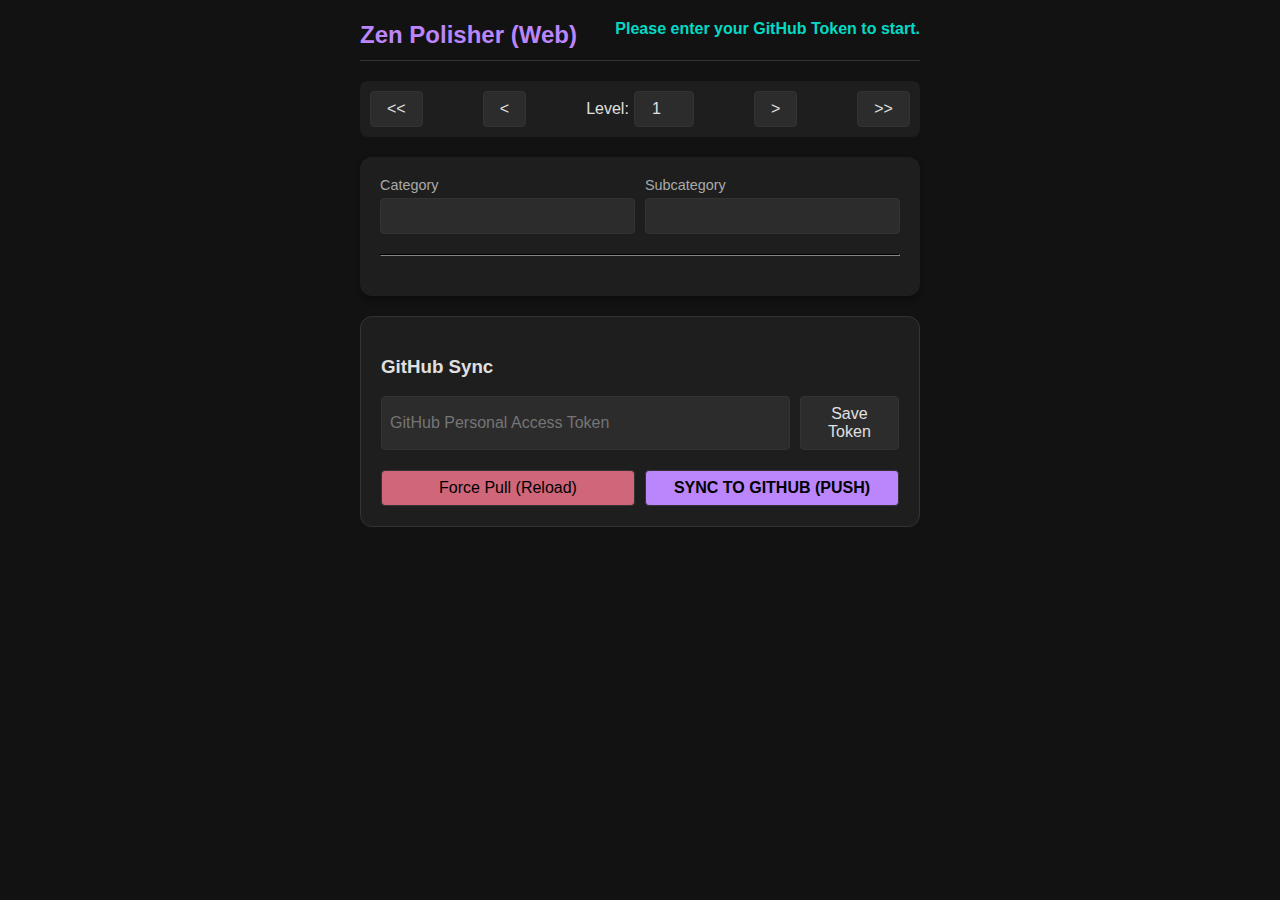
<file: index.html>
<!DOCTYPE html>
<html lang="en">
<head>
    <meta charset="UTF-8">
    <meta name="viewport" content="width=device-width, initial-scale=1.0">
    <title>Zen Level Polisher</title>
    <link rel="stylesheet" href="style.css">
</head>
<body>
    <div id="loading" style="display:none; position:fixed; top:0; left:0; width:100%; height:100%; background:rgba(0,0,0,0.8); z-index:999; justify-content:center; align-items:center; color:white; font-size:2rem;">
        Loading...
    </div>

    <div id="app">
        <header>
            <h1>Zen Polisher (Web)</h1>
            <div id="status-bar">Ready</div>
        </header>

        <!-- Navigation -->
        <div class="controls">
            <button onclick="navLevel(-10)">&lt;&lt;</button>
            <button onclick="navLevel(-1)">&lt;</button>
            
            <div style="display:flex; align-items:center; gap:5px;">
                <span>Level:</span>
                <input type="number" id="level-id" value="1" style="width:60px; text-align:center;">
            </div>

            <button onclick="navLevel(1)">&gt;</button>
            <button onclick="navLevel(10)">&gt;&gt;</button>
        </div>

        <!-- Editor -->
        <div class="level-container">
            <div class="field-group row">
                <div style="flex:1">
                    <label>Category</label>
                    <input type="text" id="category" onchange="saveMeta()">
                </div>
                <div style="flex:1">
                    <label>Subcategory</label>
                    <input type="text" id="subcategory" onchange="saveMeta()">
                </div>
            </div>

            <hr style="border-color:#333; margin: 20px 0;">

            <div id="words-container">
                <!-- Word Cards Injected Here -->
            </div>
        </div>

        <!-- Sync -->
        <div class="sync-section">
            <h3>GitHub Sync</h3>
            <div class="sync-controls">
                <div class="row">
                    <input type="password" id="github-token" placeholder="GitHub Personal Access Token">
                    <button onclick="saveToken()">Save Token</button>
                </div>
                <div class="row" style="margin-top:10px;">
                    <button class="danger" onclick="forcePull()" style="flex:1">Force Pull (Reload)</button>
                    <button class="primary" onclick="pushToGithub()" style="flex:1">SYNC TO GITHUB (PUSH)</button>
                </div>
            </div>
        </div>
    </div>

    <script src="app.js"></script>
</body>
</html>
</file>
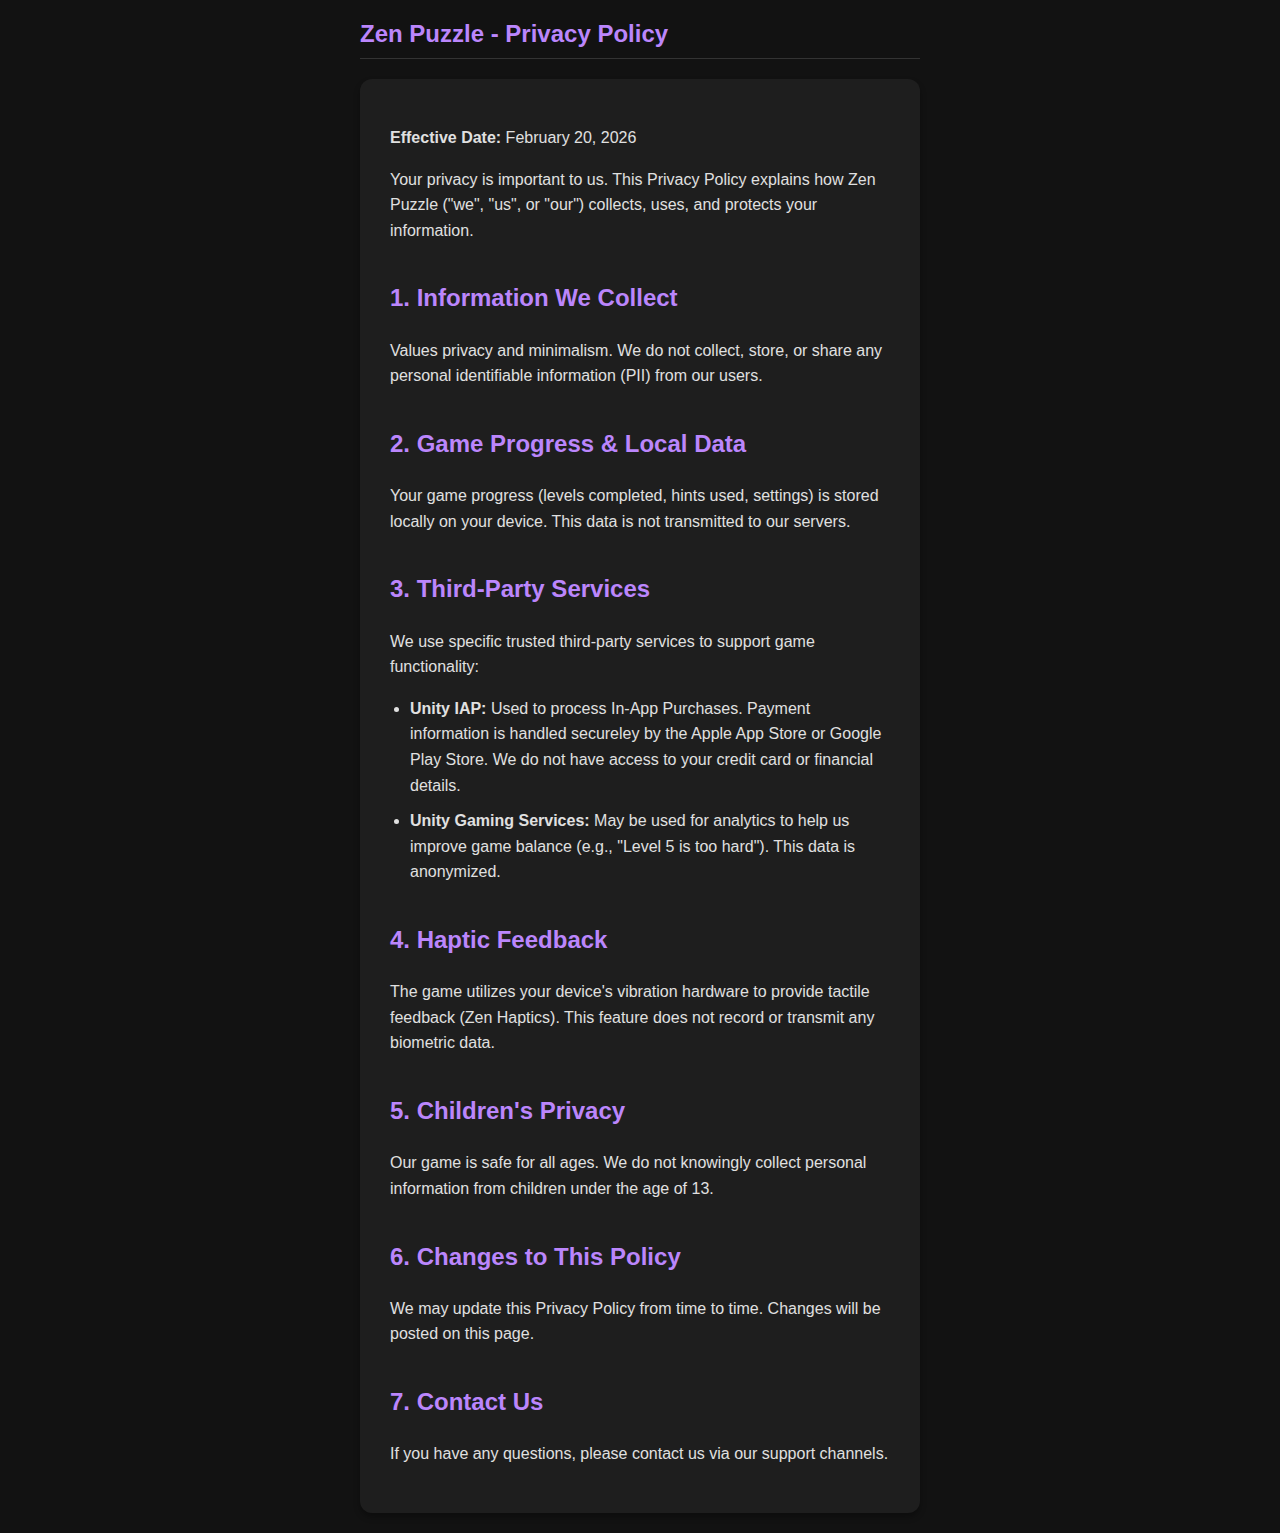
<file: privacy/index.html>
<!DOCTYPE html>
<html lang="en">

<head>
    <meta charset="UTF-8">
    <meta name="viewport" content="width=device-width, initial-scale=1.0">
    <title>Privacy Policy - Zen</title>
    <link rel="stylesheet" href="../style.css">
    <style>
        .legal-content {
            background: var(--card-bg);
            padding: 30px;
            border-radius: 12px;
            margin-top: 20px;
            box-shadow: 0 4px 6px rgba(0, 0, 0, 0.3);
            line-height: 1.6;
        }

        h2 {
            color: var(--accent-color);
            margin-top: 1.5em;
        }

        ul {
            padding-left: 20px;
        }

        li {
            margin-bottom: 10px;
        }

        a {
            color: var(--secondary-color);
            text-decoration: none;
        }
    </style>
</head>

<body>
    <div id="app">
        <header>
            <h1>Zen Puzzle - Privacy Policy</h1>
        </header>

        <div class="legal-content">
            <p><strong>Effective Date:</strong> February 20, 2026</p>

            <p>Your privacy is important to us. This Privacy Policy explains how Zen Puzzle ("we", "us", or "our")
                collects, uses, and protects your information.</p>

            <h2>1. Information We Collect</h2>
            <p>Values privacy and minimalism. We do not collect, store, or share any personal identifiable information
                (PII) from our users.</p>

            <h2>2. Game Progress & Local Data</h2>
            <p>Your game progress (levels completed, hints used, settings) is stored locally on your device. This data
                is not transmitted to our servers.</p>

            <h2>3. Third-Party Services</h2>
            <p>We use specific trusted third-party services to support game functionality:</p>
            <ul>
                <li><strong>Unity IAP:</strong> Used to process In-App Purchases. Payment information is handled
                    secureley by the Apple App Store or Google Play Store. We do not have access to your credit card or
                    financial details.</li>
                <li><strong>Unity Gaming Services:</strong> May be used for analytics to help us improve game balance
                    (e.g., "Level 5 is too hard"). This data is anonymized.</li>
            </ul>

            <h2>4. Haptic Feedback</h2>
            <p>The game utilizes your device's vibration hardware to provide tactile feedback (Zen Haptics). This
                feature does not record or transmit any biometric data.</p>

            <h2>5. Children's Privacy</h2>
            <p>Our game is safe for all ages. We do not knowingly collect personal information from children under the
                age of 13.</p>

            <h2>6. Changes to This Policy</h2>
            <p>We may update this Privacy Policy from time to time. Changes will be posted on this page.</p>

            <h2>7. Contact Us</h2>
            <p>If you have any questions, please contact us via our support channels.</p>
        </div>
    </div>
</body>

</html>
</file>
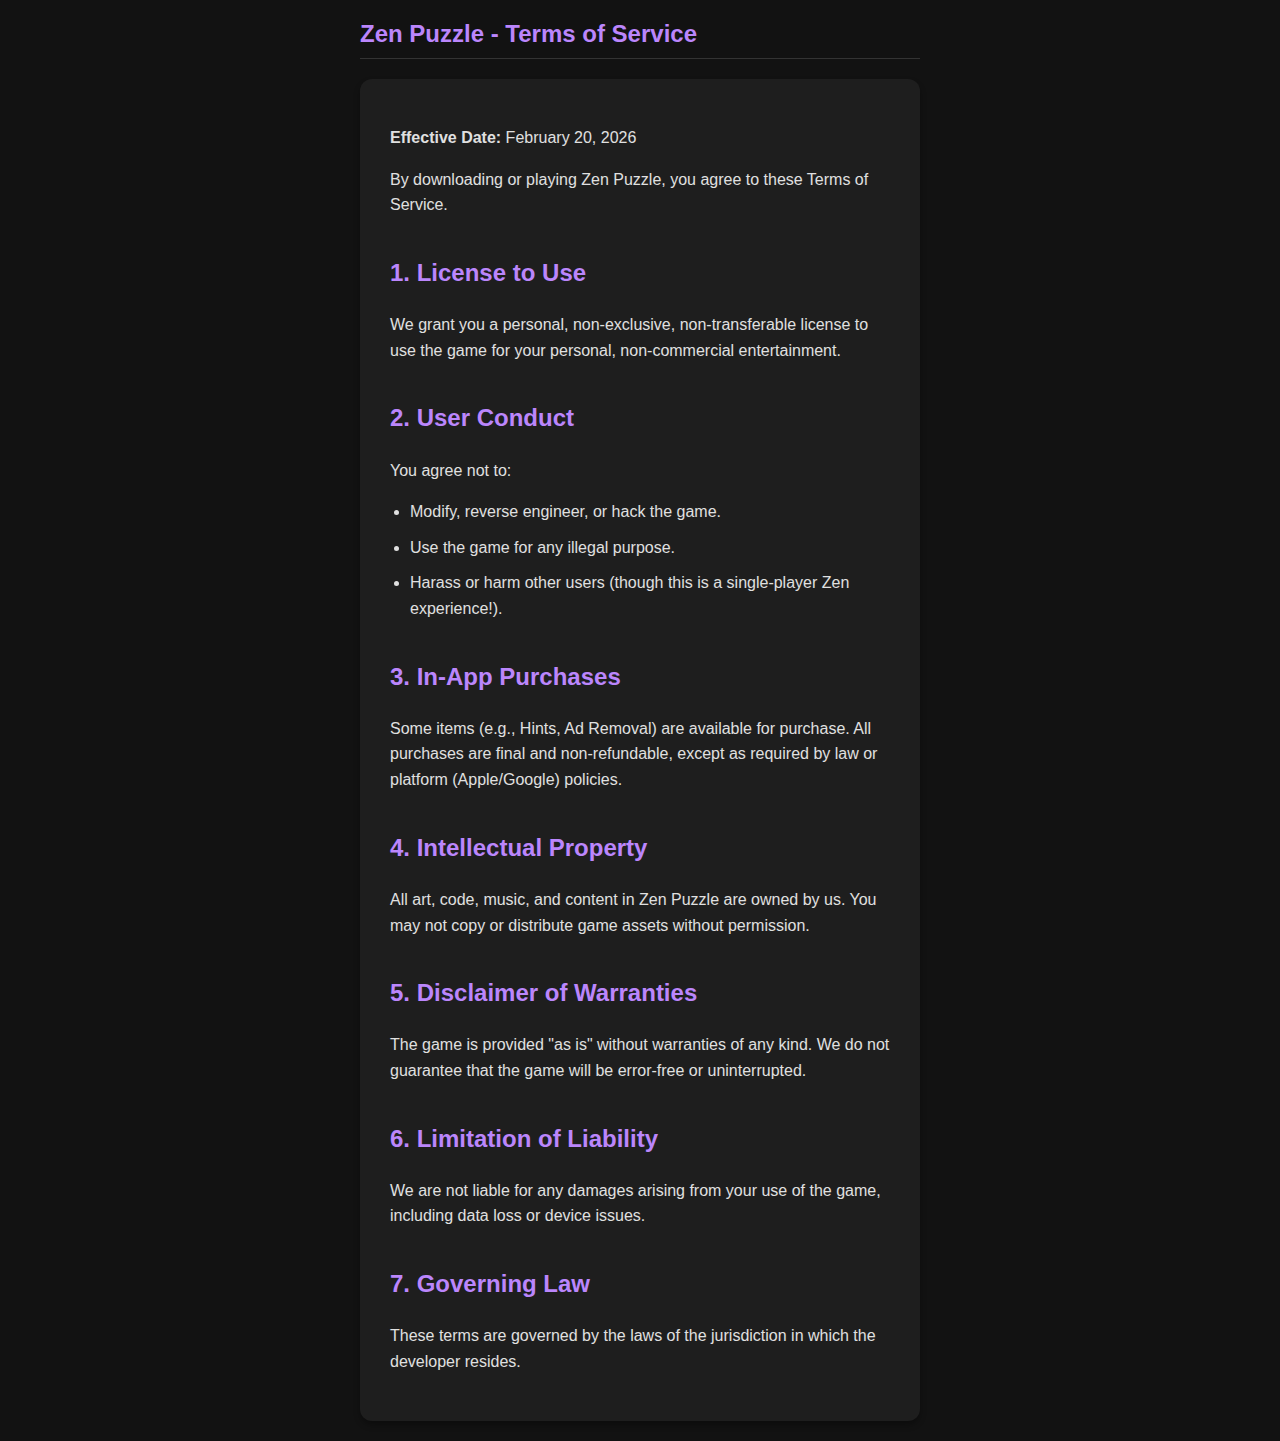
<file: terms/index.html>
<!DOCTYPE html>
<html lang="en">

<head>
    <meta charset="UTF-8">
    <meta name="viewport" content="width=device-width, initial-scale=1.0">
    <title>Terms of Service - Zen</title>
    <link rel="stylesheet" href="../style.css">
    <style>
        .legal-content {
            background: var(--card-bg);
            padding: 30px;
            border-radius: 12px;
            margin-top: 20px;
            box-shadow: 0 4px 6px rgba(0, 0, 0, 0.3);
            line-height: 1.6;
        }

        h2 {
            color: var(--accent-color);
            margin-top: 1.5em;
        }

        ul {
            padding-left: 20px;
        }

        li {
            margin-bottom: 10px;
        }
    </style>
</head>

<body>
    <div id="app">
        <header>
            <h1>Zen Puzzle - Terms of Service</h1>
        </header>

        <div class="legal-content">
            <p><strong>Effective Date:</strong> February 20, 2026</p>

            <p>By downloading or playing Zen Puzzle, you agree to these Terms of Service.</p>

            <h2>1. License to Use</h2>
            <p>We grant you a personal, non-exclusive, non-transferable license to use the game for your personal,
                non-commercial entertainment.</p>

            <h2>2. User Conduct</h2>
            <p>You agree not to:</p>
            <ul>
                <li>Modify, reverse engineer, or hack the game.</li>
                <li>Use the game for any illegal purpose.</li>
                <li>Harass or harm other users (though this is a single-player Zen experience!).</li>
            </ul>

            <h2>3. In-App Purchases</h2>
            <p>Some items (e.g., Hints, Ad Removal) are available for purchase. All purchases are final and
                non-refundable, except as required by law or platform (Apple/Google) policies.</p>

            <h2>4. Intellectual Property</h2>
            <p>All art, code, music, and content in Zen Puzzle are owned by us. You may not copy or distribute game
                assets without permission.</p>

            <h2>5. Disclaimer of Warranties</h2>
            <p>The game is provided "as is" without warranties of any kind. We do not guarantee that the game will be
                error-free or uninterrupted.</p>

            <h2>6. Limitation of Liability</h2>
            <p>We are not liable for any damages arising from your use of the game, including data loss or device
                issues.</p>

            <h2>7. Governing Law</h2>
            <p>These terms are governed by the laws of the jurisdiction in which the developer resides.</p>
        </div>
    </div>
</body>

</html>
</file>
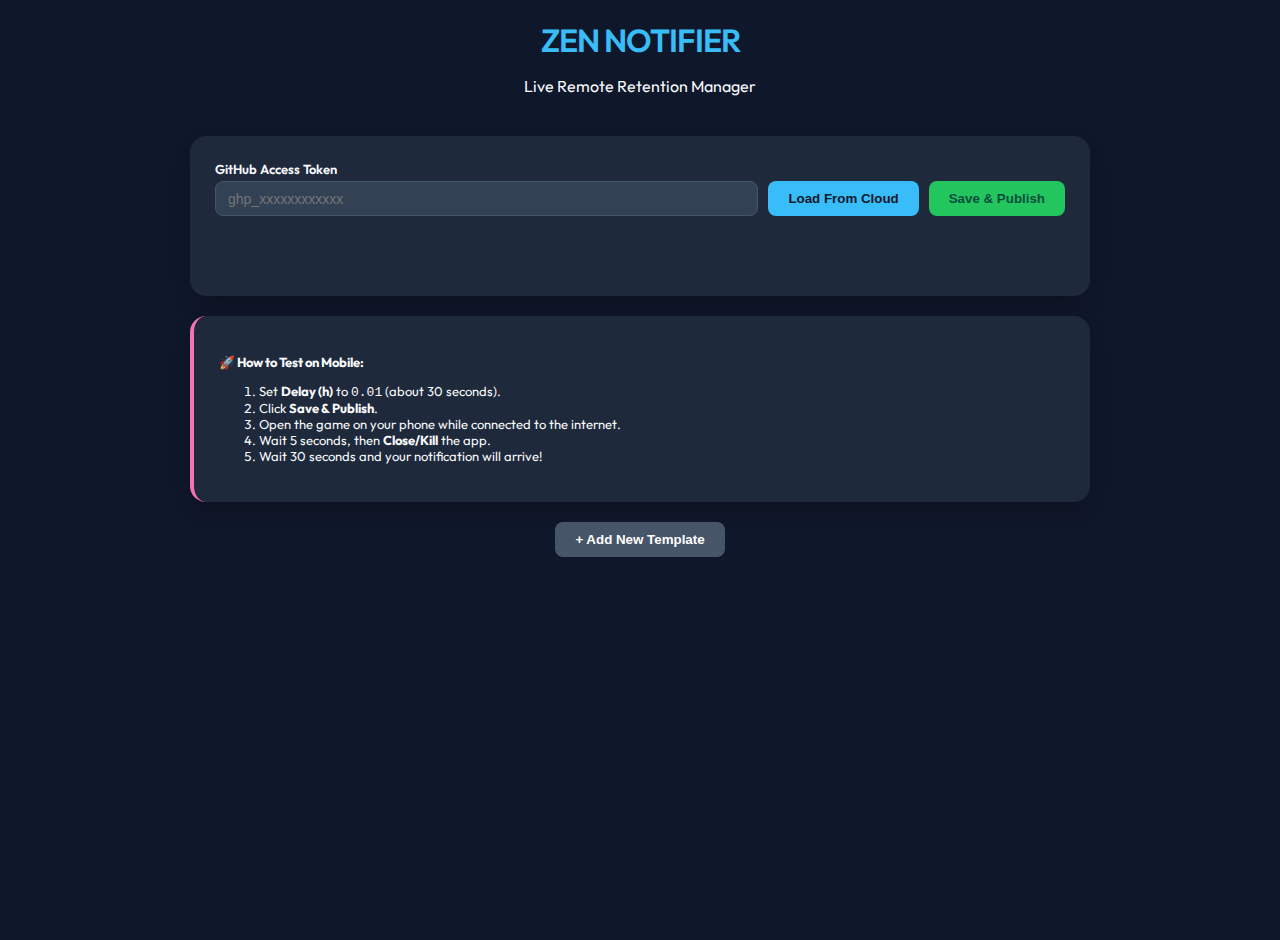
<file: notifier.html>
<!DOCTYPE html>
<html lang="en">

<head>
    <meta charset="UTF-8">
    <meta name="viewport" content="width=device-width, initial-scale=1.0">
    <title>Zen Notifier - Remote Manager</title>
    <link href="https://fonts.googleapis.com/css2?family=Outfit:wght@300;400;600&display=swap" rel="stylesheet">
    <style>
        :root {
            --bg: #0f172a;
            --card: #1e293b;
            --primary: #38bdf8;
            --text: #f8fafc;
            --accent: #f472b6;
        }

        body {
            font-family: 'Outfit', sans-serif;
            background-color: var(--bg);
            color: var(--text);
            margin: 0;
            display: flex;
            flex-direction: column;
            align-items: center;
            min-height: 100vh;
            padding: 20px;
        }

        .container {
            width: 100%;
            max-width: 900px;
        }

        header {
            text-align: center;
            margin-bottom: 40px;
        }

        h1 {
            color: var(--primary);
            font-weight: 600;
            letter-spacing: -1px;
            margin: 0;
        }

        .config-panel {
            background: var(--card);
            padding: 25px;
            border-radius: 16px;
            box-shadow: 0 10px 25px -5px rgba(0, 0, 0, 0.3);
            margin-bottom: 20px;
        }

        .token-row {
            display: flex;
            gap: 10px;
            margin-bottom: 20px;
        }

        input,
        textarea,
        select {
            background: #334155;
            border: 1px solid #475569;
            color: white;
            padding: 8px 12px;
            border-radius: 8px;
            font-size: 14px;
        }

        input:focus {
            border-color: var(--primary);
            outline: none;
        }

        .btn {
            background: var(--primary);
            color: #0f172a;
            border: none;
            padding: 10px 20px;
            border-radius: 8px;
            font-weight: 600;
            cursor: pointer;
            transition: all 0.2s;
        }

        .btn:hover {
            transform: translateY(-2px);
            opacity: 0.9;
        }

        .btn.secondary {
            background: #475569;
            color: white;
        }

        .btn.save {
            background: #22c55e;
            color: #064e3b;
        }

        .notification-card {
            background: #334155;
            border-radius: 12px;
            padding: 20px;
            margin-bottom: 15px;
            border-left: 4px solid var(--primary);
            position: relative;
        }

        .lang-grid {
            display: grid;
            grid-template-columns: repeat(auto-fit, minmax(200px, 1fr));
            gap: 15px;
            margin-top: 15px;
        }

        .lang-box {
            background: #1e293b;
            padding: 10px;
            border-radius: 8px;
        }

        .lang-box label {
            display: block;
            font-size: 11px;
            text-transform: uppercase;
            color: var(--primary);
            margin-bottom: 5px;
        }

        .delete-btn {
            position: absolute;
            top: 15px;
            right: 15px;
            color: #ef4444;
            cursor: pointer;
            font-size: 20px;
        }

        .status {
            text-align: center;
            margin-top: 10px;
            font-size: 14px;
            min-height: 1.5em;
        }

        .row {
            display: flex;
            gap: 10px;
            align-items: center;
            margin-bottom: 10px;
        }

        .field {
            flex: 1;
        }

        label {
            font-size: 13px;
            font-weight: 600;
            margin-bottom: 4px;
            display: block;
        }
    </style>
</head>

<body>

    <div class="container">
        <header>
            <h1>ZEN NOTIFIER</h1>
            <p>Live Remote Retention Manager</p>
        </header>

        <div class="config-panel">
            <label>GitHub Access Token</label>
            <div class="token-row">
                <input type="password" id="ghToken" class="field" placeholder="ghp_xxxxxxxxxxxx">
                <button class="btn" onclick="loadFromGithub()">Load From Cloud</button>
                <button class="btn save" onclick="saveToGithub()">Save & Publish</button>
            </div>
            <p id="syncStatus" class="status"></p>
        </div>

        <div class="config-panel" style="background: #1e293b; border-left: 4px solid var(--accent); font-size: 13px;">
            <p><strong>🚀 How to Test on Mobile:</strong></p>
            <ol>
                <li>Set <strong>Delay (h)</strong> to <code>0.01</code> (about 30 seconds).</li>
                <li>Click <strong>Save & Publish</strong>.</li>
                <li>Open the game on your phone while connected to the internet.</li>
                <li>Wait 5 seconds, then <strong>Close/Kill</strong> the app.</li>
                <li>Wait 30 seconds and your notification will arrive!</li>
            </ol>
        </div>

        <div id="notificationsList">
            <!-- Notification Cards will appear here -->
        </div>

        <div style="text-align: center;">
            <button class="btn secondary" onclick="addNewEntry()">+ Add New Template</button>
        </div>
    </div>

    <script>
        const GITHUB_USER = "balruben-cpu";
        const GITHUB_REPO = "Zen_Data";
        const GITHUB_PATH = "config/notifications.json";

        let currentConfig = { entries: [] };
        let currentSha = "";

        async function loadFromGithub() {
            const token = document.getElementById('ghToken').value;
            if (!token) return alert("Please enter your GitHub token.");

            setStatus("Fetching current config...");

            try {
                const res = await fetch(`https://api.github.com/repos/${GITHUB_USER}/${GITHUB_REPO}/contents/${GITHUB_PATH}`, {
                    headers: { 'Authorization': `token ${token}` }
                });
                const data = await res.json();

                if (res.ok) {
                    currentSha = data.sha;
                    // Proper UTF-8 Decoding from Base64
                    const binary = atob(data.content.replace(/\s/g, ''));
                    const bytes = new Uint8Array(binary.length);
                    for (let i = 0; i < binary.length; i++) bytes[i] = binary.charCodeAt(i);
                    const content = new TextDecoder().decode(bytes);

                    currentConfig = JSON.parse(content);
                    renderUI();
                    setStatus("Config loaded successfully.", "#22c55e");
                } else {
                    setStatus("Failed to load. Repo or file might not exist yet.", "#ef4444");
                }
            } catch (e) {
                setStatus("Error connecting to GitHub.", "#ef4444");
            }
        }

        async function saveToGithub() {
            const token = document.getElementById('ghToken').value;
            if (!token) return alert("Token required to publish.");

            updateConfigFromUI();
            setStatus("Publishing to GitHub...");

            try {
                // Proper UTF-8 Encoding to Base64
                const contentStr = JSON.stringify(currentConfig, null, 2);
                const bytes = new TextEncoder().encode(contentStr);
                const binary = Array.from(bytes, byte => String.fromCharCode(byte)).join('');
                const base64 = btoa(binary);

                const body = {
                    message: "Update Notifications via ZenNotifier Web Tool",
                    content: base64,
                    sha: currentSha
                };

                const res = await fetch(`https://api.github.com/repos/${GITHUB_USER}/${GITHUB_REPO}/contents/${GITHUB_PATH}`, {
                    method: 'PUT',
                    headers: { 'Authorization': `token ${token}`, 'Content-Type': 'application/json' },
                    body: JSON.stringify(body)
                });

                if (res.ok) {
                    const data = await res.json();
                    currentSha = data.content.sha;
                    setStatus("PUBLISHED! The game will update on next launch.", "#22c55e");
                } else {
                    setStatus("Failed to publish. Check token permissions.", "#ef4444");
                }
            } catch (e) {
                setStatus("Network error during publish.", "#ef4444");
            }
        }

        function renderUI() {
            const list = document.getElementById('notificationsList');
            list.innerHTML = "";

            currentConfig.entries.forEach((entry, index) => {
                const card = document.createElement('div');
                card.className = "notification-card";
                card.innerHTML = `
                <span class="delete-btn" onclick="removeEntry(${index})">×</span>
                <div class="row">
                    <div class="field">
                        <label>Entry ID</label>
                        <input type="text" class="full-field" value="${entry.id}" onchange="updateEntry(${index}, 'id', this.value)">
                    </div>
                    <div class="field" style="max-width: 80px;">
                        <label>Delay (h)</label>
                        <input type="number" step="0.01" value="${entry.delayHours}" onchange="updateEntry(${index}, 'delayHours', parseFloat(this.value))">
                    </div>
                    <div class="field" style="max-width: 80px;">
                        <label>Priority</label>
                        <input type="number" value="${entry.priority || 10}" onchange="updateEntry(${index}, 'priority', parseInt(this.value))">
                    </div>
                    <div class="field">
                        <label>DeepLink</label>
                        <input type="text" value="${entry.deeplink || ''}" placeholder="e.g. shop" onchange="updateEntry(${index}, 'deeplink', this.value)">
                    </div>
                </div>
                <div class="row">
                    <div class="field">
                        <label>Min Level</label>
                        <input type="number" value="${entry.minLevel}" onchange="updateEntry(${index}, 'minLevel', parseInt(this.value))">
                    </div>
                    <div class="field">
                        <label>Max Level</label>
                        <input type="number" value="${entry.maxLevel}" onchange="updateEntry(${index}, 'maxLevel', parseInt(this.value))">
                    </div>
                </div>

                <div class="lang-grid">
                    ${['en', 'es', 'hy', 'ru', 'pt'].map(lang => `
                        <div class="lang-box">
                            <label>${lang}</label>
                            <input type="text" placeholder="Title" value="${entry.titles[lang] || ''}" id="t_${index}_${lang}">
                            <input type="text" placeholder="Message" value="${entry.messages[lang] || ''}" id="m_${index}_${lang}" style="margin-top:5px;">
                        </div>
                    `).join('')}
                </div>
            `;
                list.appendChild(card);
            });
        }

        function addNewEntry() {
            currentConfig.entries.push({
                id: "new_notification",
                delayHours: 24,
                minLevel: 0,
                maxLevel: 9999,
                priority: 10,
                deeplink: "",
                titles: { en: "Your Zen Awaits" },
                messages: { en: "A new path is ready." }
            });
            renderUI();
        }

        function removeEntry(index) {
            currentConfig.entries.splice(index, 1);
            renderUI();
        }

        function updateEntry(index, key, val) {
            currentConfig.entries[index][key] = val;
        }

        function updateConfigFromUI() {
            currentConfig.entries.forEach((entry, index) => {
                ['en', 'es', 'hy', 'ru', 'pt'].forEach(lang => {
                    entry.titles[lang] = document.getElementById(`t_${index}_${lang}`).value;
                    entry.messages[lang] = document.getElementById(`m_${index}_${lang}`).value;
                });
            });
        }

        function setStatus(msg, color = "#f8fafc") {
            const s = document.getElementById('syncStatus');
            s.innerText = msg;
            s.style.color = color;
        }

        // Auto-fill token if in localStorage (Optional convenience)
        window.onload = () => {
            const saved = localStorage.getItem('zen_notifier_token');
            if (saved) document.getElementById('ghToken').value = saved;
        }
        document.getElementById('ghToken').onchange = (e) => localStorage.setItem('zen_notifier_token', e.target.value);

    </script>

</body>

</html>
</file>
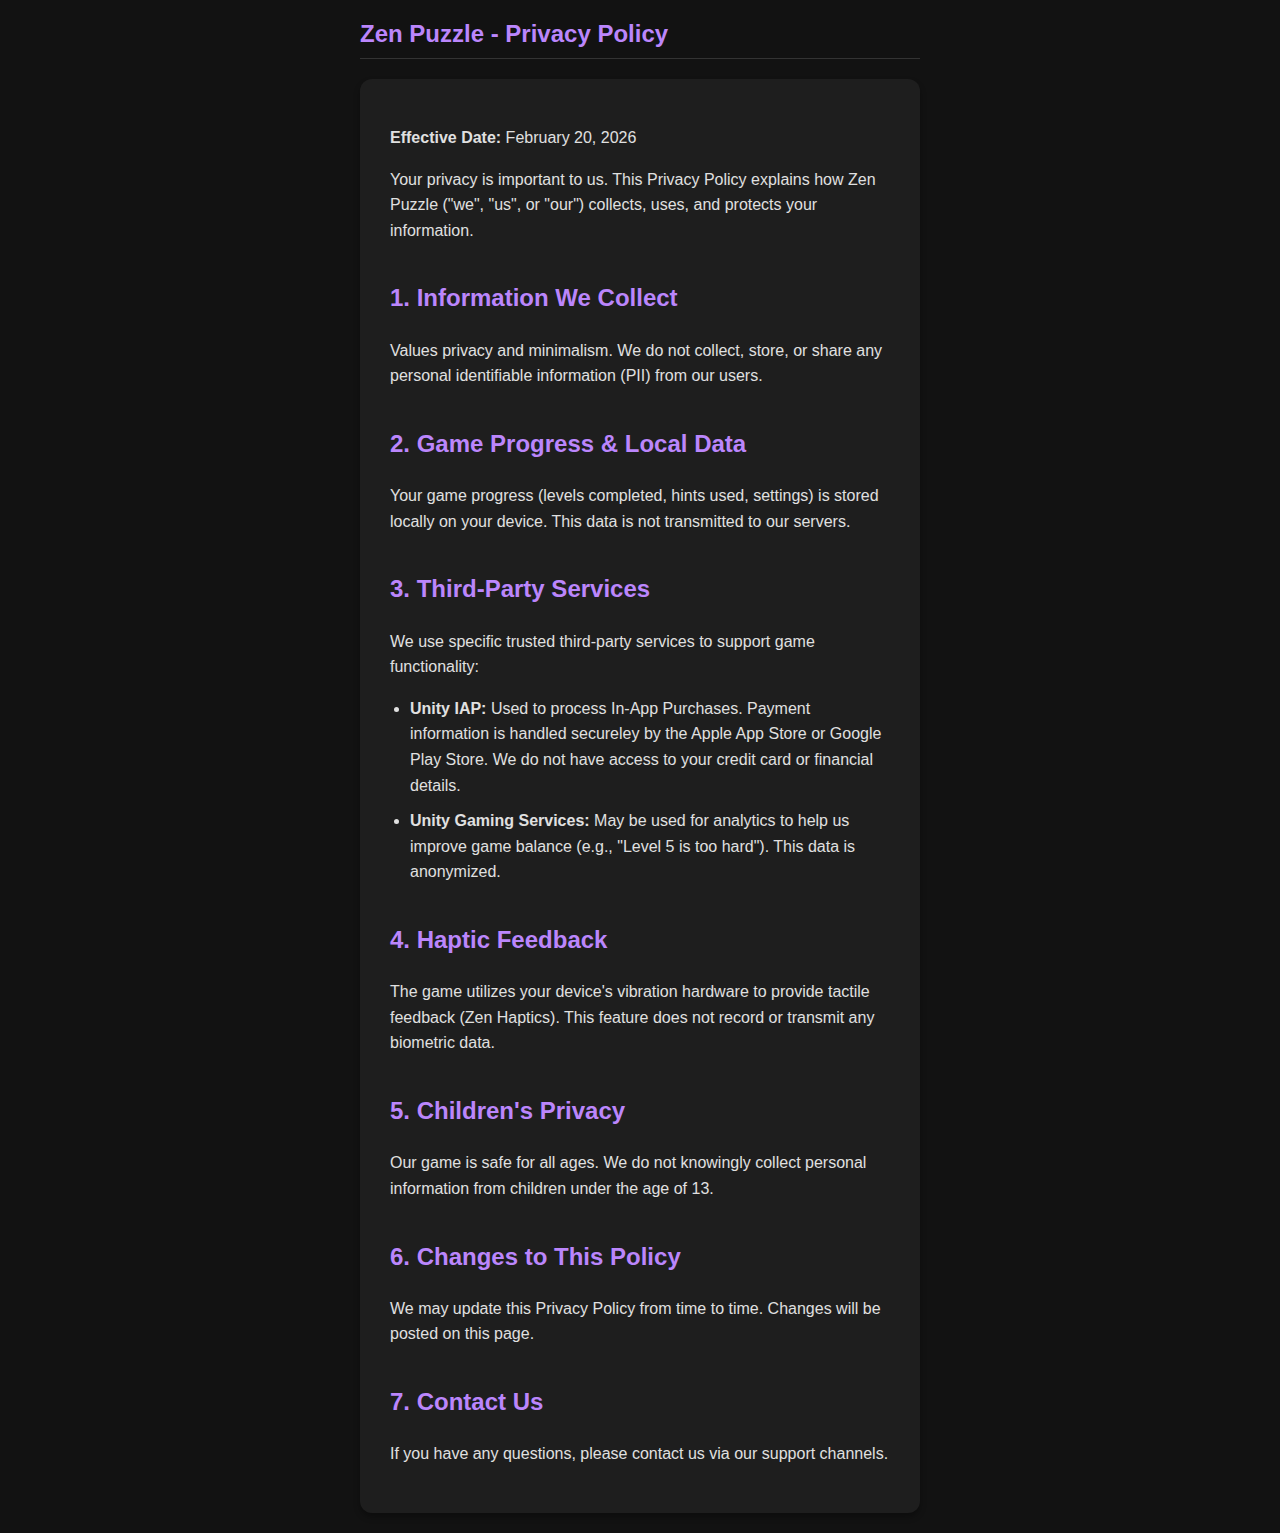
<file: privacy.html>
<!DOCTYPE html>
<html lang="en">
<head>
    <meta charset="UTF-8">
    <meta name="viewport" content="width=device-width, initial-scale=1.0">
    <title>Privacy Policy - Zen Puzzle</title>
    <link rel="stylesheet" href="style.css">
    <style>
        .legal-content {
            background: var(--card-bg);
            padding: 30px;
            border-radius: 12px;
            margin-top: 20px;
            box-shadow: 0 4px 6px rgba(0,0,0,0.3);
            line-height: 1.6;
        }
        h2 { color: var(--accent-color); margin-top: 1.5em; }
        ul { padding-left: 20px; }
        li { margin-bottom: 10px; }
        a { color: var(--secondary-color); text-decoration: none; }
    </style>
</head>
<body>
    <div id="app">
        <header>
            <h1>Zen Puzzle - Privacy Policy</h1>
        </header>

        <div class="legal-content">
            <p><strong>Effective Date:</strong> February 20, 2026</p>
            
            <p>Your privacy is important to us. This Privacy Policy explains how Zen Puzzle ("we", "us", or "our") collects, uses, and protects your information.</p>

            <h2>1. Information We Collect</h2>
            <p>Values privacy and minimalism. We do not collect, store, or share any personal identifiable information (PII) from our users.</p>

            <h2>2. Game Progress & Local Data</h2>
            <p>Your game progress (levels completed, hints used, settings) is stored locally on your device. This data is not transmitted to our servers.</p>

            <h2>3. Third-Party Services</h2>
            <p>We use specific trusted third-party services to support game functionality:</p>
            <ul>
                <li><strong>Unity IAP:</strong> Used to process In-App Purchases. Payment information is handled secureley by the Apple App Store or Google Play Store. We do not have access to your credit card or financial details.</li>
                <li><strong>Unity Gaming Services:</strong> May be used for analytics to help us improve game balance (e.g., "Level 5 is too hard"). This data is anonymized.</li>
            </ul>

            <h2>4. Haptic Feedback</h2>
            <p>The game utilizes your device's vibration hardware to provide tactile feedback (Zen Haptics). This feature does not record or transmit any biometric data.</p>

            <h2>5. Children's Privacy</h2>
            <p>Our game is safe for all ages. We do not knowingly collect personal information from children under the age of 13.</p>

            <h2>6. Changes to This Policy</h2>
            <p>We may update this Privacy Policy from time to time. Changes will be posted on this page.</p>

            <h2>7. Contact Us</h2>
            <p>If you have any questions, please contact us via our support channels.</p>
        </div>
    </div>
</body>
</html>
</file>
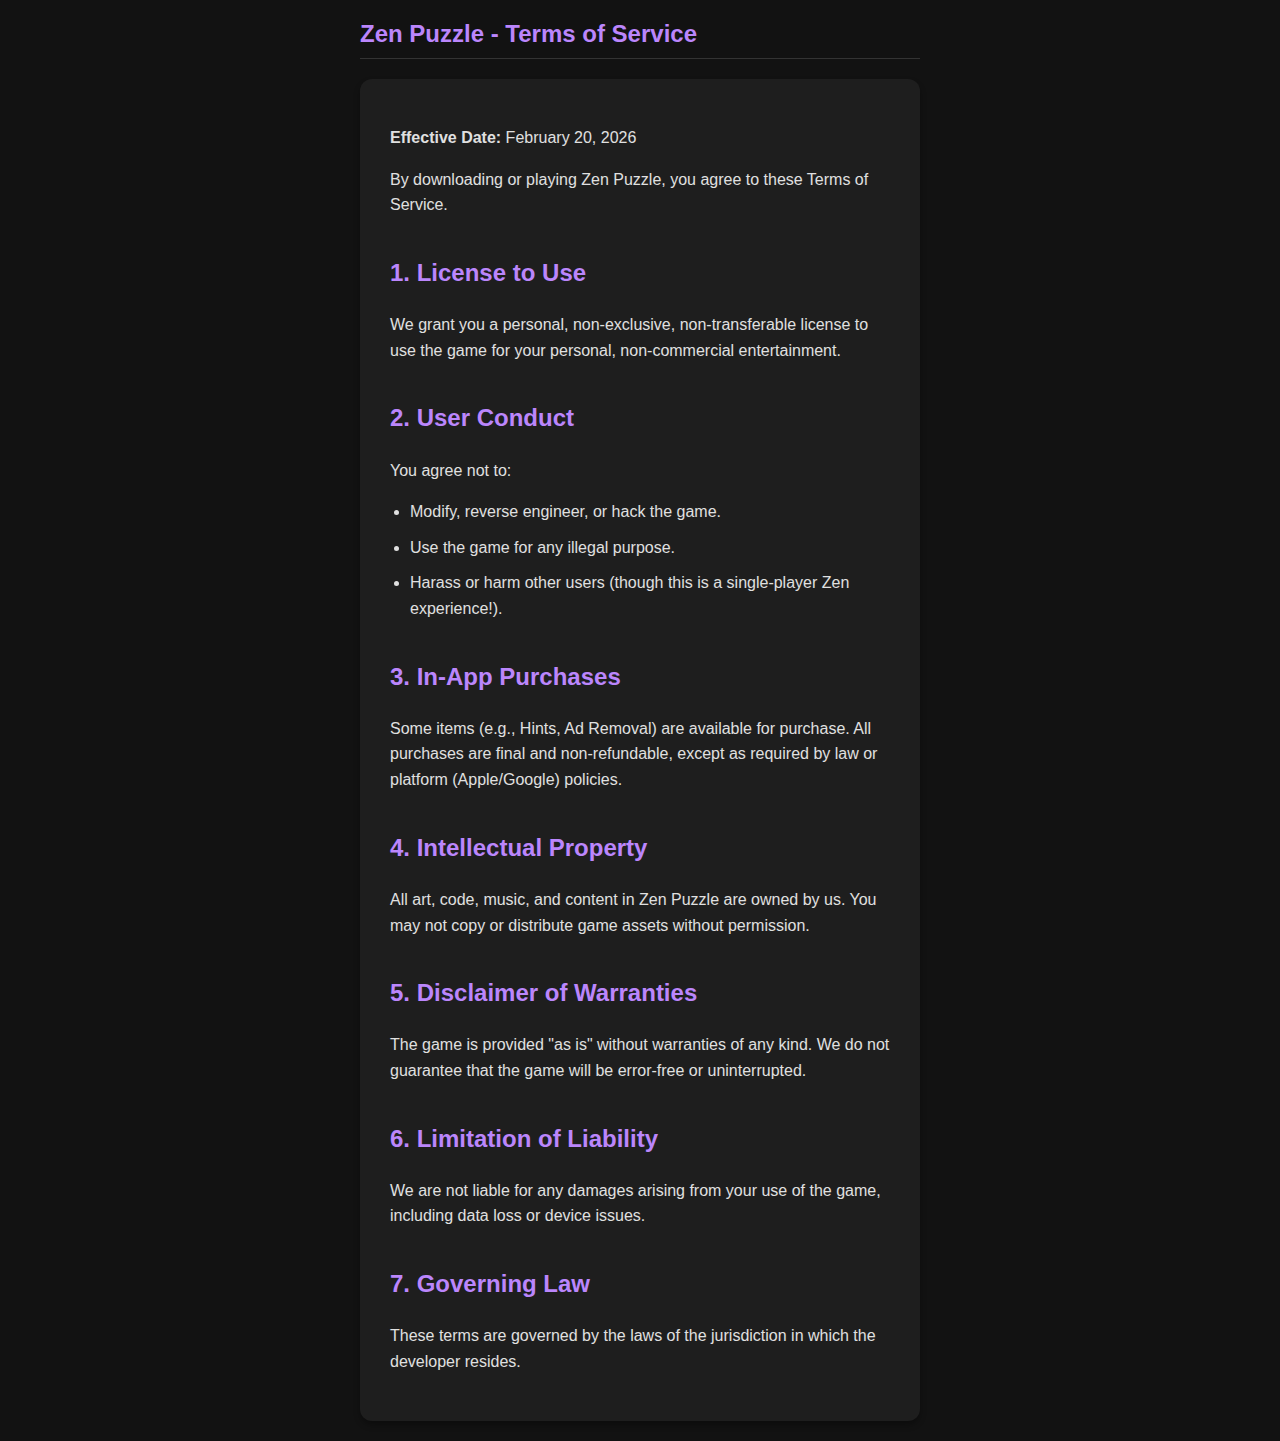
<file: terms.html>
<!DOCTYPE html>
<html lang="en">

<head>
    <meta charset="UTF-8">
    <meta name="viewport" content="width=device-width, initial-scale=1.0">
    <title>Terms of Service - Zen Puzzle</title>
    <link rel="stylesheet" href="style.css">
    <style>
        .legal-content {
            background: var(--card-bg);
            padding: 30px;
            border-radius: 12px;
            margin-top: 20px;
            box-shadow: 0 4px 6px rgba(0, 0, 0, 0.3);
            line-height: 1.6;
        }

        h2 {
            color: var(--accent-color);
            margin-top: 1.5em;
        }

        ul {
            padding-left: 20px;
        }

        li {
            margin-bottom: 10px;
        }
    </style>
</head>

<body>
    <div id="app">
        <header>
            <h1>Zen Puzzle - Terms of Service</h1>
        </header>

        <div class="legal-content">
            <p><strong>Effective Date:</strong> February 20, 2026</p>

            <p>By downloading or playing Zen Puzzle, you agree to these Terms of Service.</p>

            <h2>1. License to Use</h2>
            <p>We grant you a personal, non-exclusive, non-transferable license to use the game for your personal,
                non-commercial entertainment.</p>

            <h2>2. User Conduct</h2>
            <p>You agree not to:</p>
            <ul>
                <li>Modify, reverse engineer, or hack the game.</li>
                <li>Use the game for any illegal purpose.</li>
                <li>Harass or harm other users (though this is a single-player Zen experience!).</li>
            </ul>

            <h2>3. In-App Purchases</h2>
            <p>Some items (e.g., Hints, Ad Removal) are available for purchase. All purchases are final and
                non-refundable, except as required by law or platform (Apple/Google) policies.</p>

            <h2>4. Intellectual Property</h2>
            <p>All art, code, music, and content in Zen Puzzle are owned by us. You may not copy or distribute game
                assets without permission.</p>

            <h2>5. Disclaimer of Warranties</h2>
            <p>The game is provided "as is" without warranties of any kind. We do not guarantee that the game will be
                error-free or uninterrupted.</p>

            <h2>6. Limitation of Liability</h2>
            <p>We are not liable for any damages arising from your use of the game, including data loss or device
                issues.</p>

            <h2>7. Governing Law</h2>
            <p>These terms are governed by the laws of the jurisdiction in which the developer resides.</p>
        </div>
    </div>
</body>

</html>
</file>
<file: style.css>
/* Zen Web Polisher - Dark Theme */
:root {
    --bg-color: #121212;
    --card-bg: #1e1e1e;
    --text-color: #e0e0e0;
    --accent-color: #bb86fc;
    --secondary-color: #03dac6;
    --error-color: #cf6679;
    --input-bg: #2c2c2c;
    --border-color: #333;
}

body {
    font-family: 'Segoe UI', Tahoma, Geneva, Verdana, sans-serif;
    background-color: var(--bg-color);
    color: var(--text-color);
    margin: 0;
    padding: 0;
    display: flex;
    justify-content: center;
    min-height: 100vh;
}

#app {
    width: 100%;
    max-width: 600px; /* Mobile-first width */
    padding: 20px;
    box-sizing: border-box;
}

/* Header */
header {
    display: flex;
    justify-content: space-between;
    align-items: center;
    margin-bottom: 20px;
    border-bottom: 1px solid var(--border-color);
    padding-bottom: 10px;
}

h1 {
    font-size: 1.5rem;
    margin: 0;
    color: var(--accent-color);
}

/* Status Bar */
#status-bar {
    text-align: center;
    height: 20px;
    margin-bottom: 10px;
    font-weight: bold;
    color: var(--secondary-color);
    transition: opacity 0.5s;
}

/* Controls */
.controls {
    display: flex;
    justify-content: space-between;
    align-items: center;
    margin-bottom: 20px;
    background: var(--card-bg);
    padding: 10px;
    border-radius: 8px;
}

button {
    background-color: var(--input-bg);
    color: var(--text-color);
    border: 1px solid var(--border-color);
    padding: 8px 16px;
    border-radius: 4px;
    cursor: pointer;
    font-size: 1rem;
    transition: background 0.2s;
}

button:hover {
    background-color: #3d3d3d;
}

button:active {
    background-color: #505050;
}

button.primary {
    background-color: var(--accent-color);
    color: #000;
    font-weight: bold;
}

button.danger {
    background-color: var(--error-color);
    color: #000;
}

input[type="text"], input[type="password"], input[type="number"] {
    background-color: var(--input-bg);
    border: 1px solid var(--border-color);
    color: var(--text-color);
    padding: 8px;
    border-radius: 4px;
    font-size: 1rem;
    width: 100%;
    box-sizing: border-box;
}

/* Level Content */
.level-container {
    background: var(--card-bg);
    padding: 20px;
    border-radius: 12px;
    margin-bottom: 20px;
    box-shadow: 0 4px 6px rgba(0,0,0,0.3);
}

.field-group {
    margin-bottom: 15px;
}

.field-group label {
    display: block;
    margin-bottom: 5px;
    font-size: 0.9rem;
    color: #aaa;
}

.row {
    display: flex;
    gap: 10px;
}

.word-card {
    background: #252525;
    padding: 15px;
    border-radius: 8px;
    margin-bottom: 15px;
    border-left: 4px solid var(--secondary-color);
}

.word-header {
    display: flex;
    justify-content: space-between;
    align-items: center;
    margin-bottom: 10px;
}

/* Sync Section */
.sync-section {
    background: var(--card-bg);
    padding: 20px;
    border-radius: 12px;
    border: 1px solid var(--border-color);
}

.sync-controls {
    display: flex;
    flex-direction: column;
    gap: 10px;
    margin-top: 10px;
}

.hidden {
    display: none;
}
</file>
